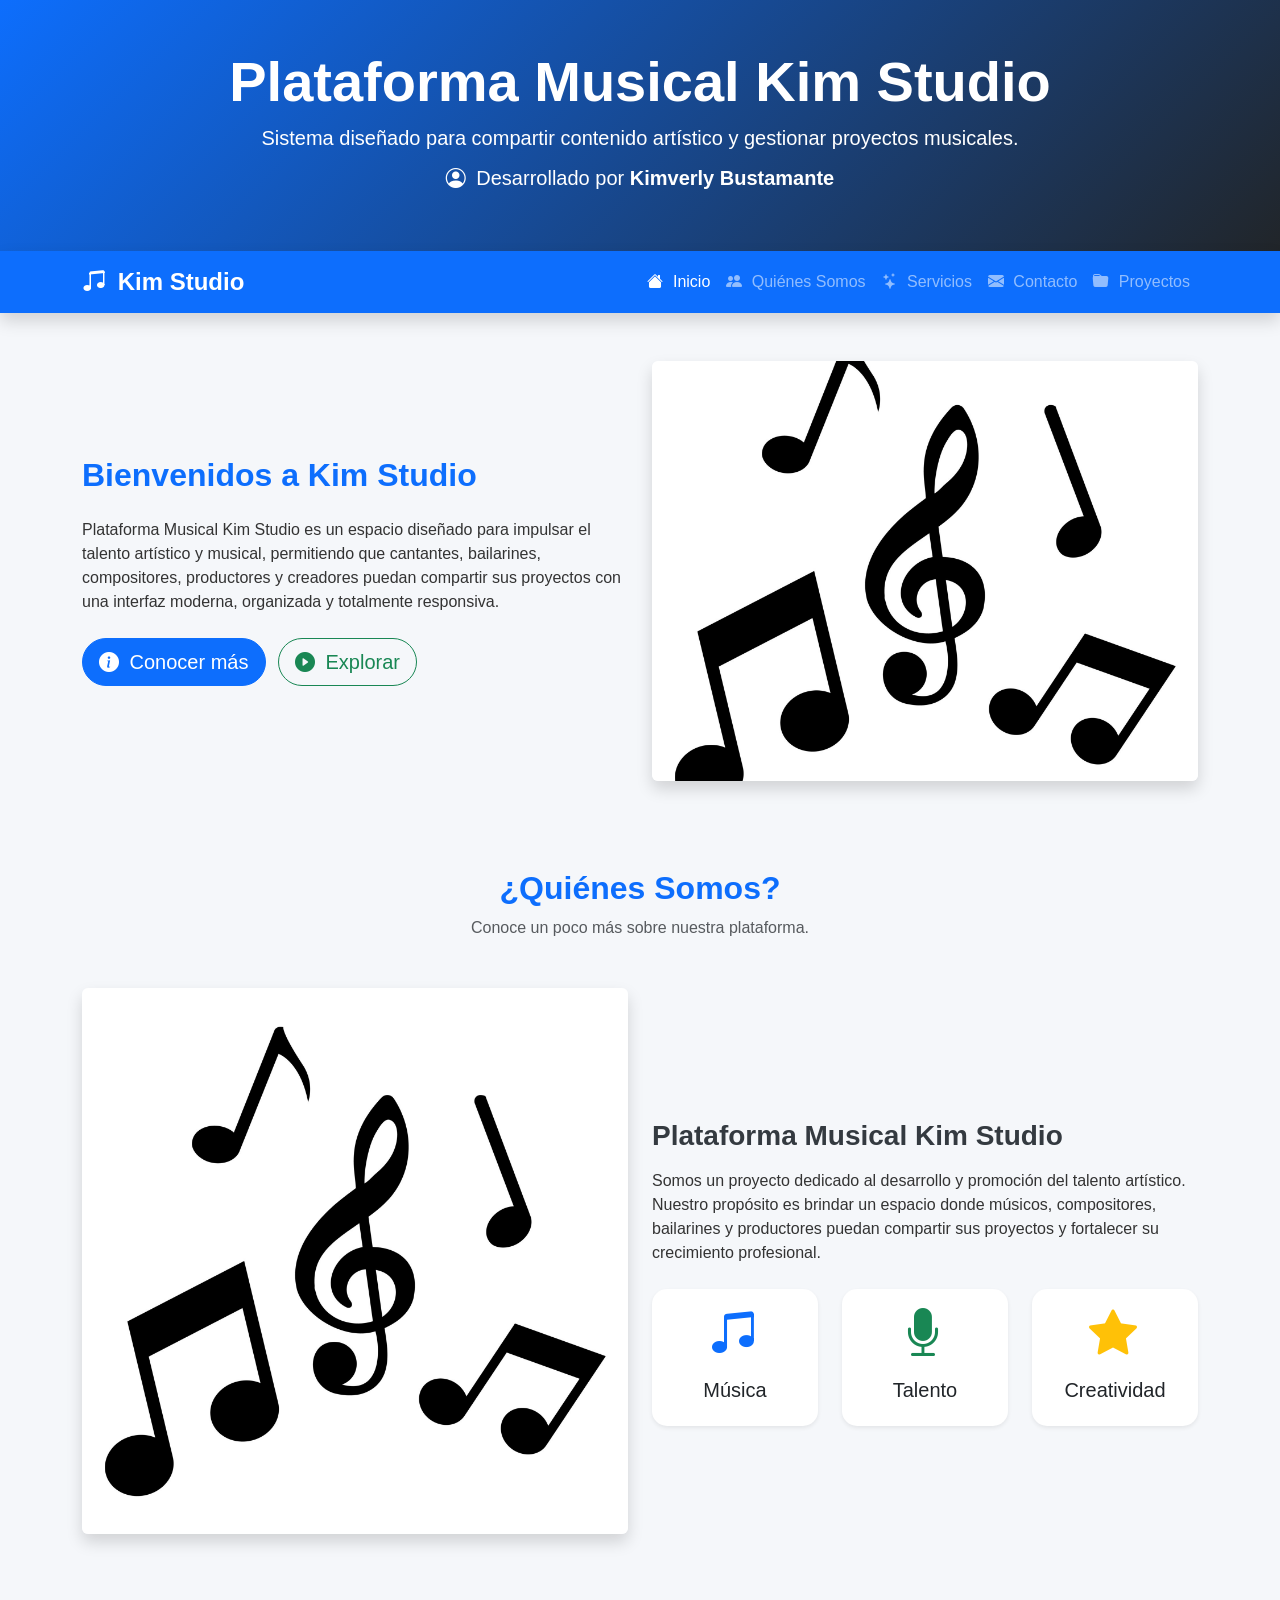
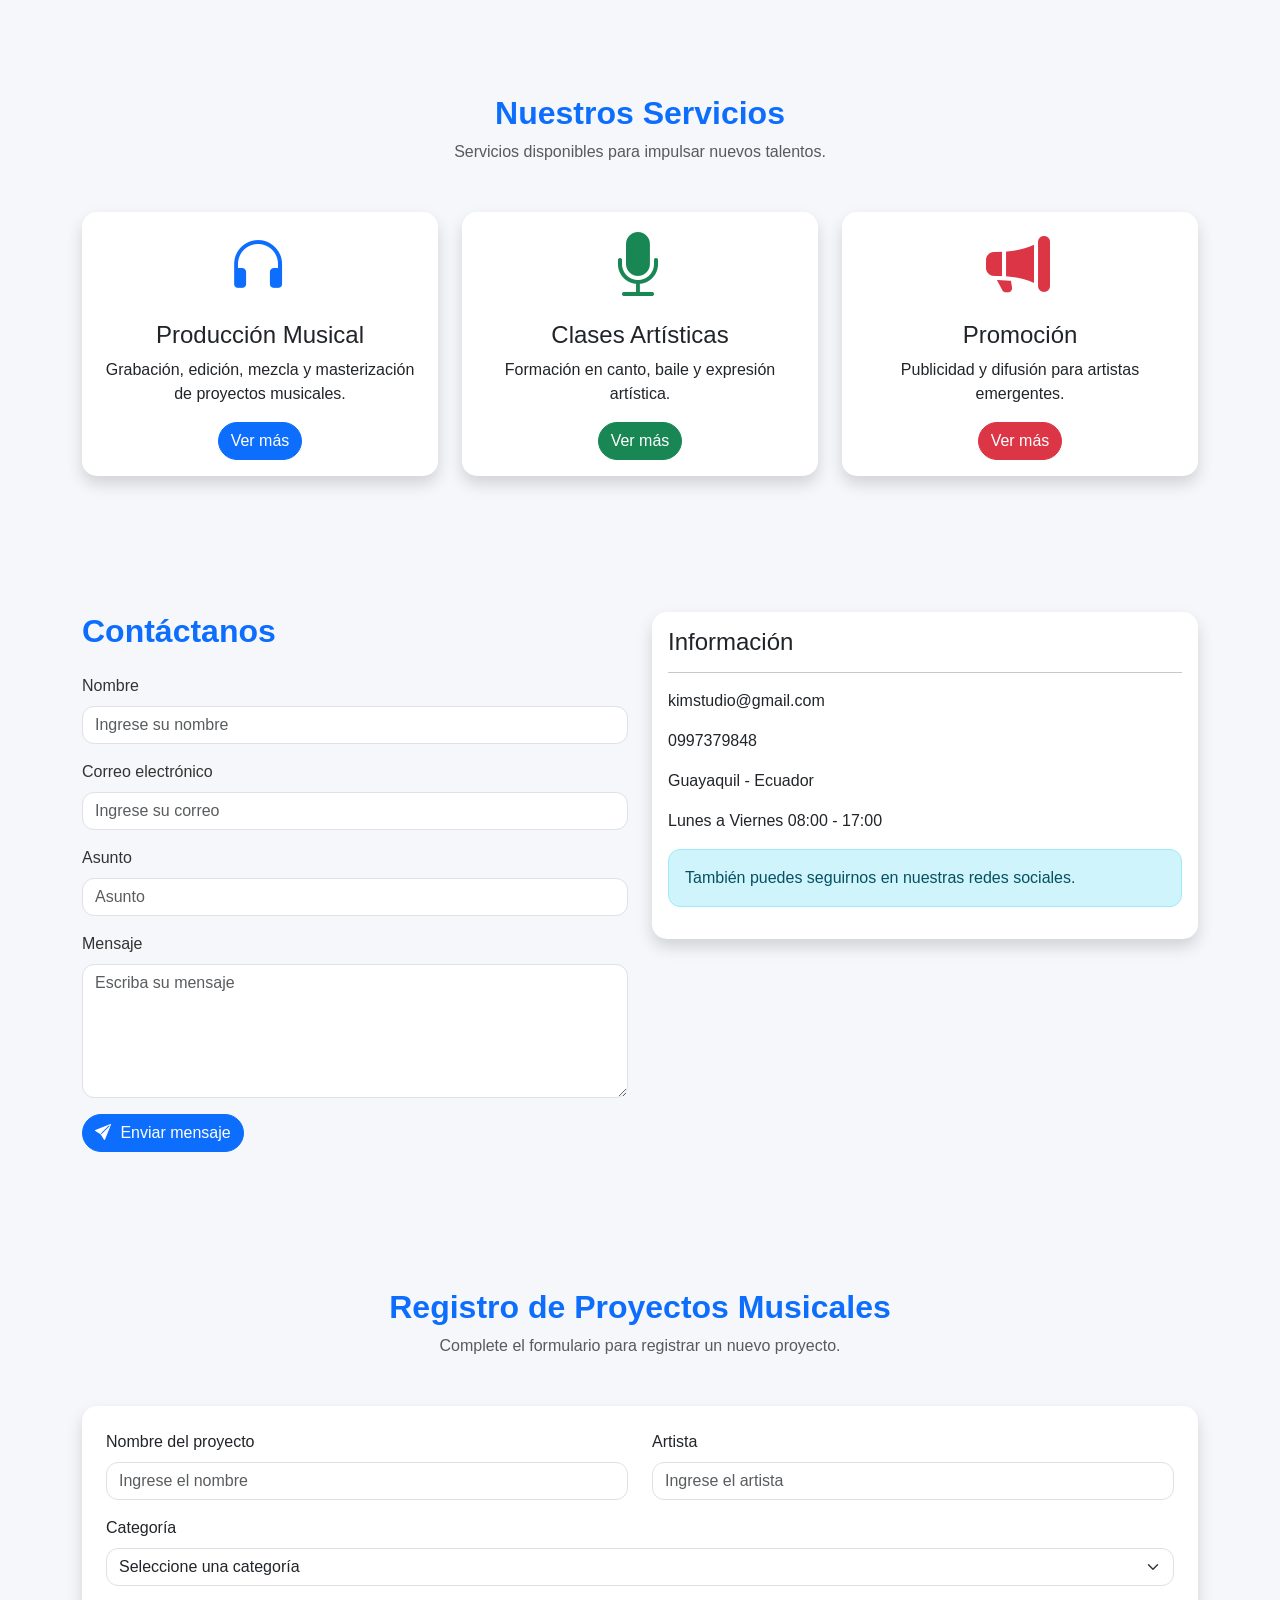
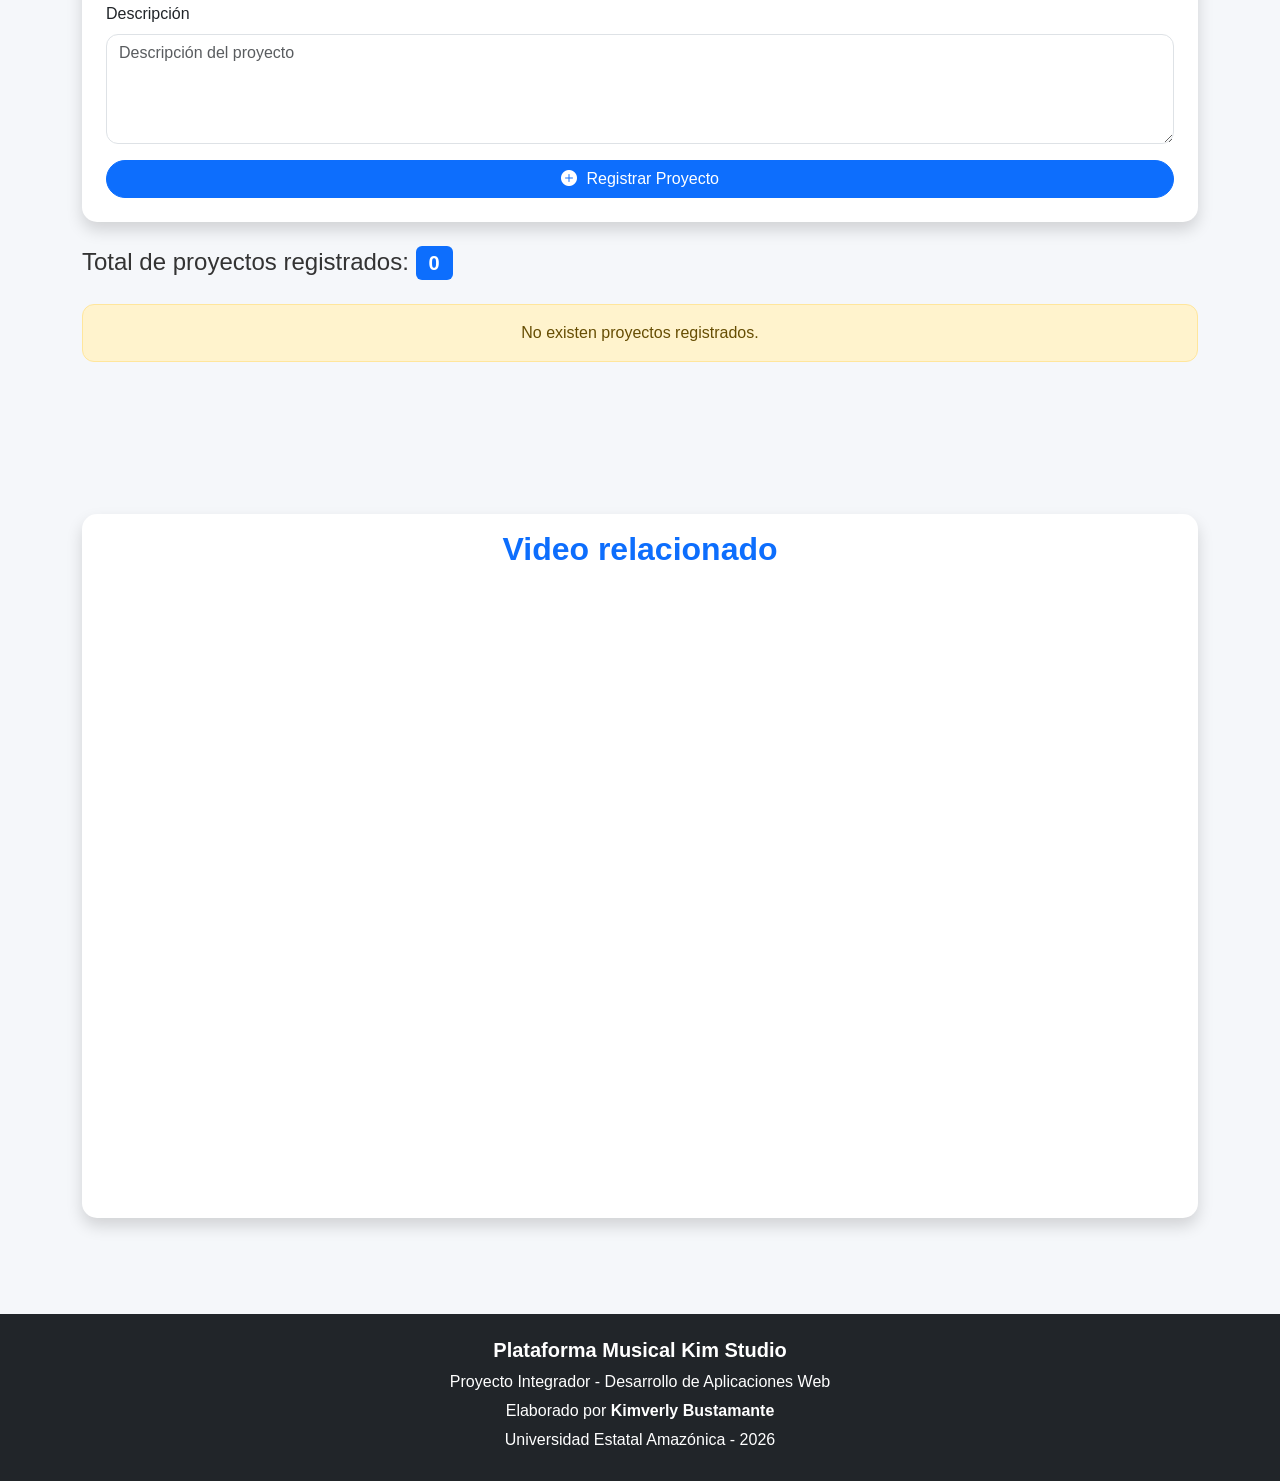
<file: index.html>
<!DOCTYPE html>
<html lang="es">

<head>

    <meta charset="UTF-8">
    <meta name="viewport" content="width=device-width, initial-scale=1.0">

    <title>Plataforma Musical Kim Studio</title>

    <!-- Bootstrap CSS -->
    <link href="https://cdn.jsdelivr.net/npm/bootstrap@5.3.3/dist/css/bootstrap.min.css" rel="stylesheet">

    <!-- Bootstrap Icons -->
    <link rel="stylesheet"
        href="https://cdn.jsdelivr.net/npm/bootstrap-icons@1.11.3/font/bootstrap-icons.min.css">

    <!-- CSS Propio -->
    <link rel="stylesheet" href="style.css">

</head>

<body>

    <!-- ENCABEZADO -->

    <header class="bg-dark text-white text-center py-5">

        <div class="container">

            <h1 class="display-4 fw-bold">
                Plataforma Musical Kim Studio
            </h1>

            <p class="lead">
                Sistema diseñado para compartir contenido artístico y gestionar proyectos musicales.
            </p>

            <p class="fs-5">
                <i class="bi bi-person-circle"></i>
                Desarrollado por <strong>Kimverly Bustamante</strong>
            </p>

        </div>

    </header>

    <!-- NAVBAR -->

    <nav class="navbar navbar-expand-lg navbar-dark bg-primary sticky-top shadow">

        <div class="container">

            <a class="navbar-brand fw-bold" href="#">
                <i class="bi bi-music-note-beamed"></i>
                Kim Studio
            </a>

            <button class="navbar-toggler"
                type="button"
                data-bs-toggle="collapse"
                data-bs-target="#menu">

                <span class="navbar-toggler-icon"></span>

            </button>

            <div class="collapse navbar-collapse" id="menu">

                <ul class="navbar-nav ms-auto">

                    <li class="nav-item">
                        <a class="nav-link active" href="#inicio">
                            <i class="bi bi-house-fill"></i>
                            Inicio
                        </a>
                    </li>

                    <li class="nav-item">
                        <a class="nav-link" href="#quienes">
                            <i class="bi bi-people-fill"></i>
                            Quiénes Somos
                        </a>
                    </li>

                    <li class="nav-item">
                        <a class="nav-link" href="#servicios">
                            <i class="bi bi-stars"></i>
                            Servicios
                        </a>
                    </li>

                    <li class="nav-item">
                        <a class="nav-link" href="#contacto">
                            <i class="bi bi-envelope-fill"></i>
                            Contacto
                        </a>
                    </li>

                    <li class="nav-item">
                        <a class="nav-link" href="#proyectos">
                            <i class="bi bi-folder-fill"></i>
                            Proyectos
                        </a>
                    </li>

                </ul>

            </div>

        </div>

    </nav>

    <main>

        <!-- INICIO -->

        <section id="inicio" class="container mt-5">

            <div class="row align-items-center">

                <div class="col-lg-6">

                    <h2 class="fw-bold mb-4">
                        Bienvenidos a Kim Studio
                    </h2>

                    <p class="text-justify">

                        Plataforma Musical Kim Studio es un espacio diseñado para impulsar el talento
                        artístico y musical, permitiendo que cantantes, bailarines, compositores,
                        productores y creadores puedan compartir sus proyectos con una interfaz moderna,
                        organizada y totalmente responsiva.

                    </p>

                    <div class="mt-4">

                        <button class="btn btn-primary btn-lg me-2">

                            <i class="bi bi-info-circle-fill"></i>

                            Conocer más

                        </button>

                        <button class="btn btn-outline-success btn-lg">

                            <i class="bi bi-play-circle-fill"></i>

                            Explorar

                        </button>

                    </div>

                </div>

                <div class="col-lg-6">

                    <!-- Carrusel Bootstrap -->

                    <div id="carouselKimStudio"
                        class="carousel slide shadow rounded"
                        data-bs-ride="carousel">

                        <div class="carousel-inner">

                            <div class="carousel-item active">

                                <img src="imagen.jpg.webp"
                                    class="d-block w-100 rounded"
                                    alt="Kim Studio">

                            </div>

                            <div class="carousel-item">

                                <img src="imagen.jpg.webp"
                                    class="d-block w-100 rounded"
                                    alt="Producción Musical">

                            </div>

                            <div class="carousel-item">

                                <img src="imagen.jpg.webp"
                                    class="d-block w-100 rounded"
                                    alt="Artistas">

                            </div>

                        </div>

                        <button class="carousel-control-prev"
                            type="button"
                            data-bs-target="#carouselKimStudio"
                            data-bs-slide="prev">

                            <span class="carousel-control-prev-icon"></span>

                        </button>

                        <button class="carousel-control-next"
                            type="button"
                            data-bs-target="#carouselKimStudio"
                            data-bs-slide="next">

                            <span class="carousel-control-next-icon"></span>

                        </button>

                    </div>

                </div>

            </div>

        </section>

        <!-- QUIÉNES SOMOS -->

        <section id="quienes" class="container py-5">

            <div class="text-center mb-5">

                <h2 class="fw-bold">
                    ¿Quiénes Somos?
                </h2>

                <p class="text-muted">
                    Conoce un poco más sobre nuestra plataforma.
                </p>

            </div>

            <div class="row align-items-center">

                <div class="col-lg-6 mb-4">

                    <img src="imagen.jpg.webp"
                        class="img-fluid rounded shadow"
                        alt="Kim Studio">

                </div>

                <div class="col-lg-6">

                    <h3 class="fw-bold mb-3">

                        Plataforma Musical Kim Studio

                    </h3>

                    <p>

                        Somos un proyecto dedicado al desarrollo y promoción del talento artístico.
                        Nuestro propósito es brindar un espacio donde músicos, compositores,
                        bailarines y productores puedan compartir sus proyectos y fortalecer
                        su crecimiento profesional.

                    </p>

                    <div class="row mt-4">

                        <div class="col-md-4">

                            <div class="card text-center shadow-sm">

                                <div class="card-body">

                                    <i class="bi bi-music-note-beamed display-5 text-primary"></i>

                                    <h5 class="mt-3">

                                        Música

                                    </h5>

                                </div>

                            </div>

                        </div>

                        <div class="col-md-4">

                            <div class="card text-center shadow-sm">

                                <div class="card-body">

                                    <i class="bi bi-mic-fill display-5 text-success"></i>

                                    <h5 class="mt-3">

                                        Talento

                                    </h5>

                                </div>

                            </div>

                        </div>

                        <div class="col-md-4">

                            <div class="card text-center shadow-sm">

                                <div class="card-body">

                                    <i class="bi bi-star-fill display-5 text-warning"></i>

                                    <h5 class="mt-3">

                                        Creatividad

                                    </h5>

                                </div>

                            </div>

                        </div>

                    </div>

                </div>

            </div>

        </section>

        <!-- SERVICIOS -->

        <section id="servicios" class="container py-5">

            <div class="text-center mb-5">

                <h2 class="fw-bold">

                    Nuestros Servicios

                </h2>

                <p class="text-muted">

                    Servicios disponibles para impulsar nuevos talentos.

                </p>

            </div>

            <div class="row g-4">

                <div class="col-md-4">

                    <div class="card h-100 shadow">

                        <div class="card-body text-center">

                            <i class="bi bi-headphones display-3 text-primary"></i>

                            <h4 class="mt-3">

                                Producción Musical

                            </h4>

                            <p>

                                Grabación, edición, mezcla y masterización de proyectos musicales.

                            </p>

                            <button class="btn btn-primary"
                                    data-bs-toggle="modal"
                                    data-bs-target="#modalServicios">

                                Ver más

                            </button>

                        </div>

                    </div>

                </div>

                <div class="col-md-4">

                    <div class="card h-100 shadow">

                        <div class="card-body text-center">

                            <i class="bi bi-mic-fill display-3 text-success"></i>

                            <h4 class="mt-3">

                                Clases Artísticas

                            </h4>

                            <p>

                                Formación en canto, baile y expresión artística.

                            </p>

                            <button class="btn btn-success"
                                    data-bs-toggle="modal"
                                    data-bs-target="#modalServicios">

                                Ver más

                            </button>

                        </div>

                    </div>

                </div>

                <div class="col-md-4">

                    <div class="card h-100 shadow">

                        <div class="card-body text-center">

                            <i class="bi bi-megaphone-fill display-3 text-danger"></i>

                            <h4 class="mt-3">

                                Promoción

                            </h4>

                            <p>

                                Publicidad y difusión para artistas emergentes.

                            </p>

                            <button class="btn btn-danger"
                                    data-bs-toggle="modal"
                                    data-bs-target="#modalServicios">

                                Ver más

                            </button>

                        </div>

                    </div>

                </div>

            </div>

        </section>

        <!-- CONTACTO -->

        <section id="contacto" class="container py-5">

            <div class="row">

                <div class="col-lg-6">

                    <h2 class="fw-bold mb-4">

                        Contáctanos

                    </h2>

                    <form>

                        <div class="mb-3">

                            <label class="form-label">

                                Nombre

                            </label>

                            <input type="text"
                                class="form-control"
                                placeholder="Ingrese su nombre">

                        </div>

                        <div class="mb-3">

                            <label class="form-label">

                                Correo electrónico

                            </label>

                            <input type="email"
                                class="form-control"
                                placeholder="Ingrese su correo">

                        </div>

                        <div class="mb-3">

                            <label class="form-label">

                                Asunto

                            </label>

                            <input type="text"
                                class="form-control"
                                placeholder="Asunto">

                        </div>

                        <div class="mb-3">

                            <label class="form-label">

                                Mensaje

                            </label>

                            <textarea class="form-control"
                                rows="5"
                                placeholder="Escriba su mensaje"></textarea>

                        </div>

                        <button class="btn btn-primary">

                            <i class="bi bi-send-fill"></i>

                            Enviar mensaje

                        </button>

                    </form>

                </div>

                <div class="col-lg-6">

                    <div class="card shadow">

                        <div class="card-body">

                            <h4>

                                Información

                            </h4>

                            <hr>

                            <p>

                                kimstudio@gmail.com

                            </p>

                            <p>

                                0997379848

                            </p>

                            <p>

                                Guayaquil - Ecuador

                            </p>

                            <p>

                                Lunes a Viernes
                                08:00 - 17:00

                            </p>

                            <div class="alert alert-info">

                                También puedes seguirnos en nuestras redes sociales.

                            </div>

                        </div>

                    </div>

                </div>

            </div>

        </section>

        <!-- REGISTRO DE PROYECTOS -->

        <section id="proyectos" class="container py-5">

            <div class="text-center mb-5">

                <h2 class="fw-bold">
                    Registro de Proyectos Musicales
                </h2>

                <p class="text-muted">
                    Complete el formulario para registrar un nuevo proyecto.
                </p>

            </div>

            <!-- Spinner -->
            <div id="spinnerCarga" class="text-center mb-3" style="display:none;">

                <div class="spinner-border text-primary" role="status">
                    <span class="visually-hidden">Cargando...</span>
                </div>

                <p class="mt-2">
                    Registrando proyecto...
                </p>

            </div>

            <form id="formularioProyecto" class="card shadow p-4">

                <div class="row">

                    <div class="col-md-6 mb-3">

                        <label class="form-label">
                            Nombre del proyecto
                        </label>

                        <input
                            id="nombreProyecto"
                            class="form-control"
                            placeholder="Ingrese el nombre">

                        <div id="errorNombre"></div>

                    </div>

                    <div class="col-md-6 mb-3">

                        <label class="form-label">
                            Artista
                        </label>

                        <input
                            id="artista"
                            class="form-control"
                            placeholder="Ingrese el artista">

                        <div id="errorArtista"></div>

                    </div>

                </div>

                <div class="mb-3">

                    <label class="form-label">
                        Categoría
                    </label>

                    <select
                        id="categoria"
                        class="form-select">

                        <option value="">Seleccione una categoría</option>
                        <option>Pop</option>
                        <option>Rock</option>
                        <option>Balada</option>
                        <option>Hip Hop</option>
                        <option>Reggaetón</option>

                    </select>

                    <div id="errorCategoria"></div>

                </div>

                <div class="mb-3">

                    <label class="form-label">
                        Descripción
                    </label>

                    <textarea
                        id="descripcion"
                        class="form-control"
                        rows="4"
                        placeholder="Descripción del proyecto"></textarea>

                    <div id="errorDescripcion"></div>

                </div>

                <div id="mensajeGeneral"></div>

                <button class="btn btn-primary">

                    <i class="bi bi-plus-circle-fill"></i>

                    Registrar Proyecto

                </button>

            </form>

            <div class="mt-4">

                <h4>

                    Total de proyectos registrados:

                    <span
                        id="contador"
                        class="badge bg-primary">

                        0

                    </span>

                </h4>

            </div>

            <div id="listaProyectos" class="mt-4">

                <div class="alert alert-warning text-center">

                    No existen proyectos registrados.

                </div>

            </div>

        </section>

        <!-- VIDEO -->

        <section class="container py-5">

            <div class="card shadow">

                <div class="card-body">

                    <h2 class="text-center mb-4">

                        Video relacionado

                    </h2>

                    <div class="ratio ratio-16x9">

                        <iframe
                            src="https://www.youtube.com/embed/ScMzIvxBSi4"
                            allowfullscreen>
                        </iframe>

                    </div>

                </div>

            </div>

        </section>

    </main>

    <!-- MODAL BOOTSTRAP -->

    <div class="modal fade"
        id="modalServicios"
        tabindex="-1">

        <div class="modal-dialog">

            <div class="modal-content">

                <div class="modal-header bg-primary text-white">

                    <h5 class="modal-title">

                        Plataforma Musical Kim Studio

                    </h5>

                    <button
                        type="button"
                        class="btn-close btn-close-white"
                        data-bs-dismiss="modal">
                    </button>

                </div>

                <div class="modal-body">

                    <p>

                        Kim Studio ofrece servicios de producción musical,
                        promoción artística y formación para nuevos talentos.

                    </p>

                    <div class="alert alert-success">

                        Gracias por visitar nuestra plataforma.

                    </div>

                </div>

                <div class="modal-footer">

                    <button
                        class="btn btn-secondary"
                        data-bs-dismiss="modal">

                        Cerrar

                    </button>

                </div>

            </div>

        </div>

    </div>

    <!-- FOOTER -->

    <footer class="bg-dark text-white text-center py-4 mt-5">

        <div class="container">

            <h5>

                Plataforma Musical Kim Studio

            </h5>

            <p>

                Proyecto Integrador - Desarrollo de Aplicaciones Web

            </p>

            <p>

                Elaborado por <strong>Kimverly Bustamante</strong>

            </p>

            <p>

                Universidad Estatal Amazónica - 2026

            </p>

        </div>

    </footer>

    <!-- Bootstrap -->

    <script src="https://cdn.jsdelivr.net/npm/bootstrap@5.3.3/dist/js/bootstrap.bundle.min.js"></script>

    <!-- JavaScript -->

    <script src="script.js"></script>

</body>

</html>
</file>
<file: style.css>
/* PROYECTO INTEGRADOR - SEMANA 8 */
/* Plataforma Musical Kim Studio */

/* ESTILOS GENERALES */

body{

    font-family: Arial, Helvetica, sans-serif;
    background:#f5f7fa;
    color:#333;
    margin:0;
    padding:0;

}

/* ENCABEZADO */

header{

    background:linear-gradient(135deg,#0d6efd,#212529);
    color:white;

}

header h1{

    font-weight:bold;

}

header p{

    margin-bottom:10px;

}

/* NAVBAR */

.navbar{

    box-shadow:0 3px 10px rgba(0,0,0,.2);

}

.navbar-brand{

    font-size:24px;
    font-weight:bold;

}

.nav-link{

    transition:.3s;

}

.nav-link:hover{

    color:#ffc107 !important;

}

/* SECCIONES */

section{

    margin-top:40px;
    margin-bottom:40px;

}

/* TITULOS */

h2{

    font-weight:bold;
    color:#0d6efd;

}

h3{

    color:#343a40;

}

/* CAROUSEL */

.carousel img{

    height:420px;
    object-fit:cover;

}

/* CARDS */

.card{

    border:none;
    border-radius:15px;
    transition:.3s;
    overflow:hidden;

}

.card:hover{

    transform:translateY(-6px);
    box-shadow:0 10px 20px rgba(0,0,0,.15);

}

.card-title{

    font-weight:bold;

}

/* BOTONES */

.btn{

    border-radius:30px;
    transition:.3s;

}

.btn:hover{

    transform:scale(1.05);

}

/* FORMULARIOS */

.form-control,
.form-select{

    border-radius:12px;

}

.form-control:focus,
.form-select:focus{

    box-shadow:0 0 8px rgba(13,110,253,.4);

}

/* VALIDACIONES */

.is-valid{

    border:2px solid #198754 !important;

}

.is-invalid{

    border:2px solid #dc3545 !important;

}

small{

    font-size:14px;

}

/* ALERTAS */

.alert{

    border-radius:12px;

}

/* BADGES */

.badge{

    font-size:15px;

}

/* SPINNER */

#spinnerCarga{

    margin:30px 0;

}

/* LISTA DE PROYECTOS */

#listaProyectos{

    margin-top:30px;

}

#listaProyectos .card{

    background:#ffffff;
    border-left:6px solid #0d6efd;

}

#contador{

    font-size:20px;
    font-weight:bold;

}

/* MODAL */

.modal-content{

    border-radius:18px;
    border:none;

}

.modal-header{

    border-bottom:none;

}

.modal-footer{

    border-top:none;

}

/* VIDEO */

.ratio{

    border-radius:15px;
    overflow:hidden;

}

/* FOOTER */

footer{

    margin-top:60px;

}

footer h5{

    font-weight:bold;

}

footer p{

    margin-bottom:5px;

}

/* ICONOS */

.bi{

    margin-right:5px;

}

/* TRANSICIONES */

img{

    transition:.4s;

}

img:hover{

    transform:scale(1.03);

}

/* RESPONSIVE TABLET */

@media (max-width:992px){

header h1{

    font-size:35px;

}

.carousel img{

    height:320px;

}

.card{

    margin-bottom:20px;

}

}

/* RESPONSIVE CELULAR */

@media (max-width:768px){

header{

    padding:35px 15px;

}

header h1{

    font-size:28px;

}

header p{

    font-size:16px;

}

section{

    margin-top:25px;
    margin-bottom:25px;

}

.carousel img{

    height:220px;

}

.btn{

    width:100%;
    margin-bottom:10px;

}

.card{

    margin-bottom:20px;

}

iframe{

    width:100%;

}

footer{

    text-align:center;

}

}

/* CELULARES PEQUEÑOS */

@media (max-width:576px){

header h1{

    font-size:24px;

}

h2{

    font-size:22px;

}

h3{

    font-size:19px;

}

.navbar-brand{

    font-size:20px;

}

.card-body{

    padding:18px;

}

.form-control,
.form-select{

    font-size:15px;

}

}

/* ANIMACIONES */

.card,
.btn,
img{

    transition:all .3s ease;

}

html{

    scroll-behavior:smooth;

}
</file>
